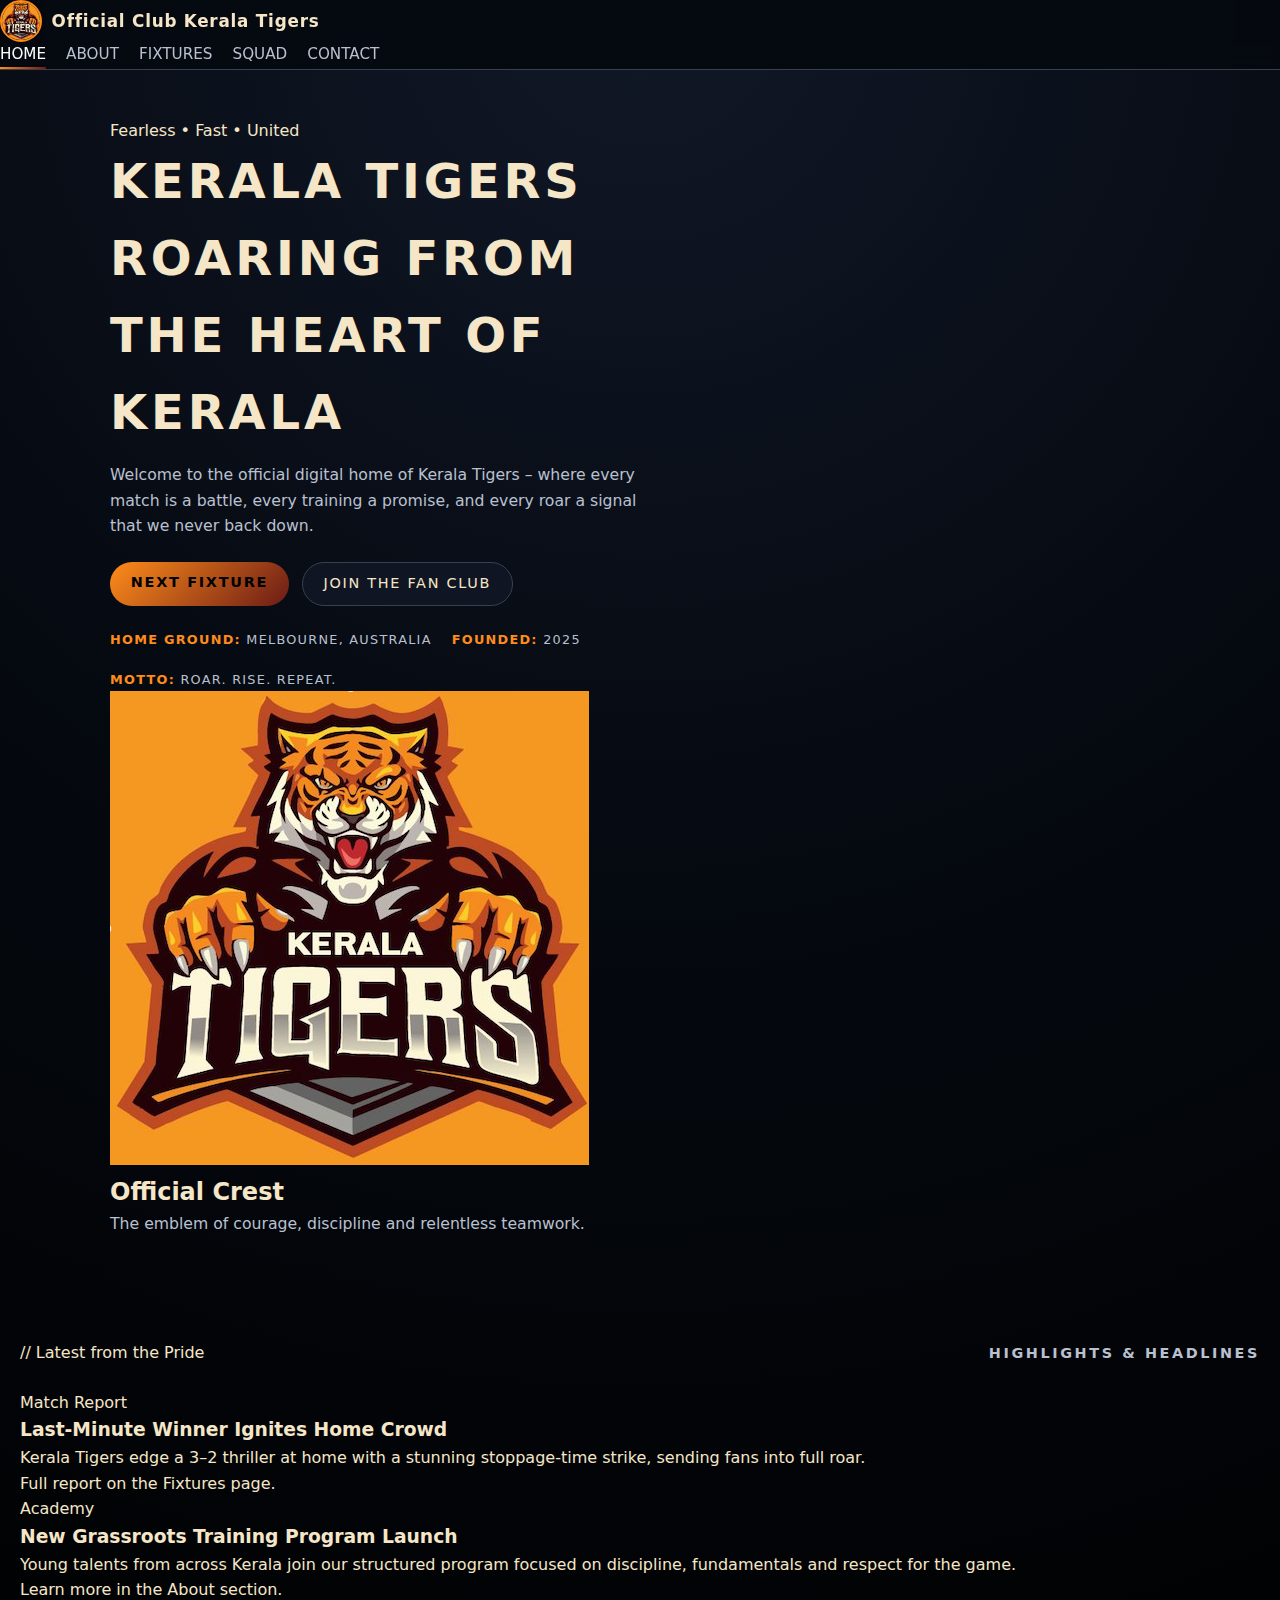
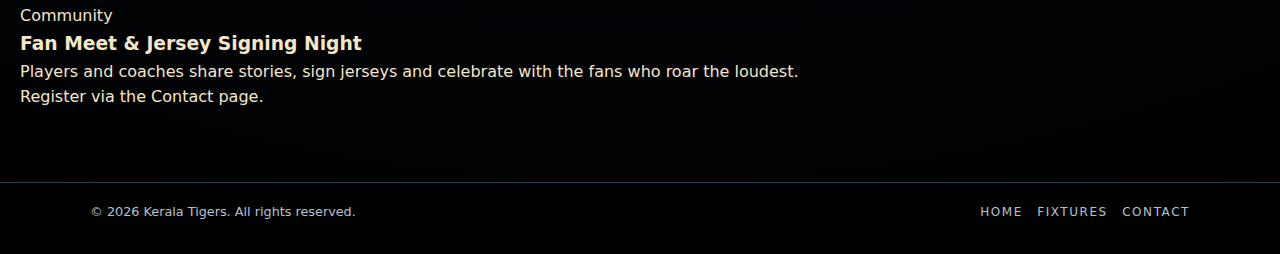
<file: index.html>
<!DOCTYPE html>
<html lang="en">
<head>
  <meta charset="UTF-8" />
  <title>Kerala Tigers – Home</title>
  <meta name="viewport" content="width=device-width, initial-scale=1" />
  <!-- Favicon & PWA icons -->
<link rel="icon" type="image/png" sizes="32x32" href="/favicon-32x32.png">
<link rel="icon" type="image/png" sizes="16x16" href="/favicon-16x16.png">
<link rel="shortcut icon" href="/favicon.ico">
<link rel="apple-touch-icon" sizes="180x180" href="/apple-touch-icon.png">
<link rel="manifest" href="/site.webmanifest">
<meta name="theme-color" content="#050910">

  <link rel="stylesheet" href="assets/style.css" />
</head>
<body>
  <div class="page-wrapper">
    <header>
      <div class="container nav-bar">
        <div class="brand">
          <div class="brand-logo">
            <img src="assets/logo.png" alt="Kerala Tigers logo" />
          </div>
          <div class="brand-name">
            <span>Official Club</span>
            <span>Kerala Tigers</span>
          </div>
        </div>
        <div class="hamburger">
          <span></span><span></span><span></span>
        </div>
        <nav class="nav-links">
          <a href="index.html" class="active">Home</a>
          <a href="about.html">About</a>
          <a href="fixtures.html">Fixtures</a>
          <a href="squad.html">Squad</a>
          <a href="contact.html">Contact</a>
        </nav>
      </div>
    </header>

    <main>
      <section class="hero">
        <div class="container hero-grid">
          <div>
            <div class="hero-badge">
              <div class="hero-badge-dot"></div>
              <span>Fearless • Fast • United</span>
            </div>
            <h1 class="hero-title">
              <span>Kerala Tigers</span><br />
              Roaring from the Heart of Kerala
            </h1>
            <p class="hero-subtitle">
              Welcome to the official digital home of Kerala Tigers – where every
              match is a battle, every training a promise, and every roar a
              signal that we never back down.
            </p>
            <div class="hero-actions">
              <a href="fixtures.html" class="btn btn-primary">Next Fixture</a>
              <a href="contact.html" class="btn btn-secondary">Join the Fan Club</a>
            </div>
            <div class="hero-meta">
              <span><strong>Home Ground:</strong> Melbourne, Australia</span>
              <span><strong>Founded:</strong> 2025</span>
              <span><strong>Motto:</strong> Roar. Rise. Repeat.</span>
            </div>
          </div>
          <aside class="hero-card">
            <img src="assets/logo.png" alt="Kerala Tigers crest" />
            <h2>Official Crest</h2>
            <p>The emblem of courage, discipline and relentless teamwork.</p>
          </aside>
        </div>
      </section>

      <section class="section">
        <div class="container">
          <div class="section-header">
            <div class="section-kicker"><span>//</span> Latest from the Pride</div>
            <h2 class="section-title">Highlights & Headlines</h2>
          </div>
          <div class="card-grid card-grid--three">
            <article class="card">
              <span class="card-label card-label--primary">Match Report</span>
              <h3>Last-Minute Winner Ignites Home Crowd</h3>
              <p>
                Kerala Tigers edge a 3–2 thriller at home with a stunning
                stoppage-time strike, sending fans into full roar.
              </p>
              <div class="card-meta">Full report on the Fixtures page.</div>
            </article>
            <article class="card">
              <span class="card-label">Academy</span>
              <h3>New Grassroots Training Program Launch</h3>
              <p>
                Young talents from across Kerala join our structured program
                focused on discipline, fundamentals and respect for the game.
              </p>
              <div class="card-meta">Learn more in the About section.</div>
            </article>
            <article class="card">
              <span class="card-label">Community</span>
              <h3>Fan Meet &amp; Jersey Signing Night</h3>
              <p>
                Players and coaches share stories, sign jerseys and celebrate
                with the fans who roar the loudest.
              </p>
              <div class="card-meta">Register via the Contact page.</div>
            </article>
          </div>
        </div>
      </section>
    </main>

    <footer>
      <div class="container footer-inner">
        <span>© <span id="year">2025</span> Kerala Tigers. All rights reserved.</span>
        <div class="footer-links">
          <a href="index.html">Home</a>
          <a href="fixtures.html">Fixtures</a>
          <a href="contact.html">Contact</a>
        </div>
      </div>
    </footer>
  </div>

  <script src="assets/app.js"></script>
  <script>
    document.getElementById("year").textContent = new Date().getFullYear();
  </script>
</body>
</html>
</file>
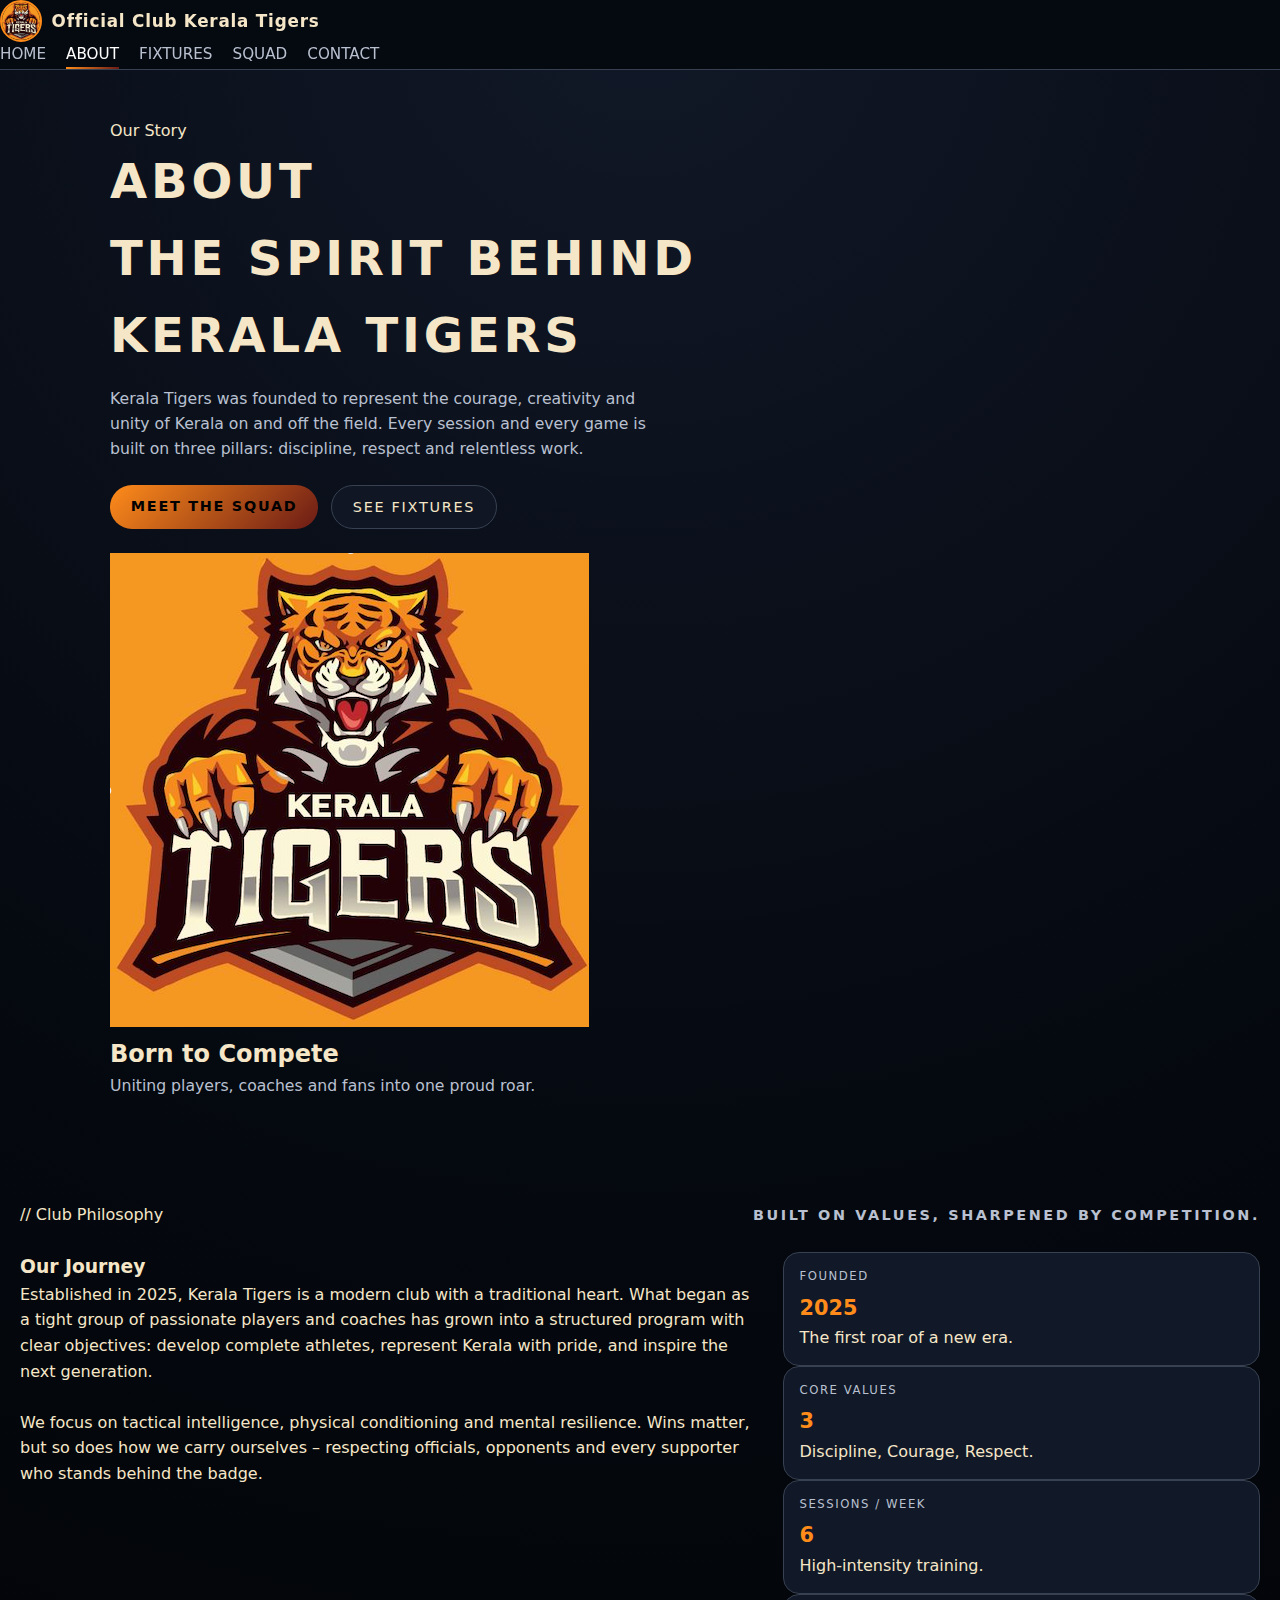
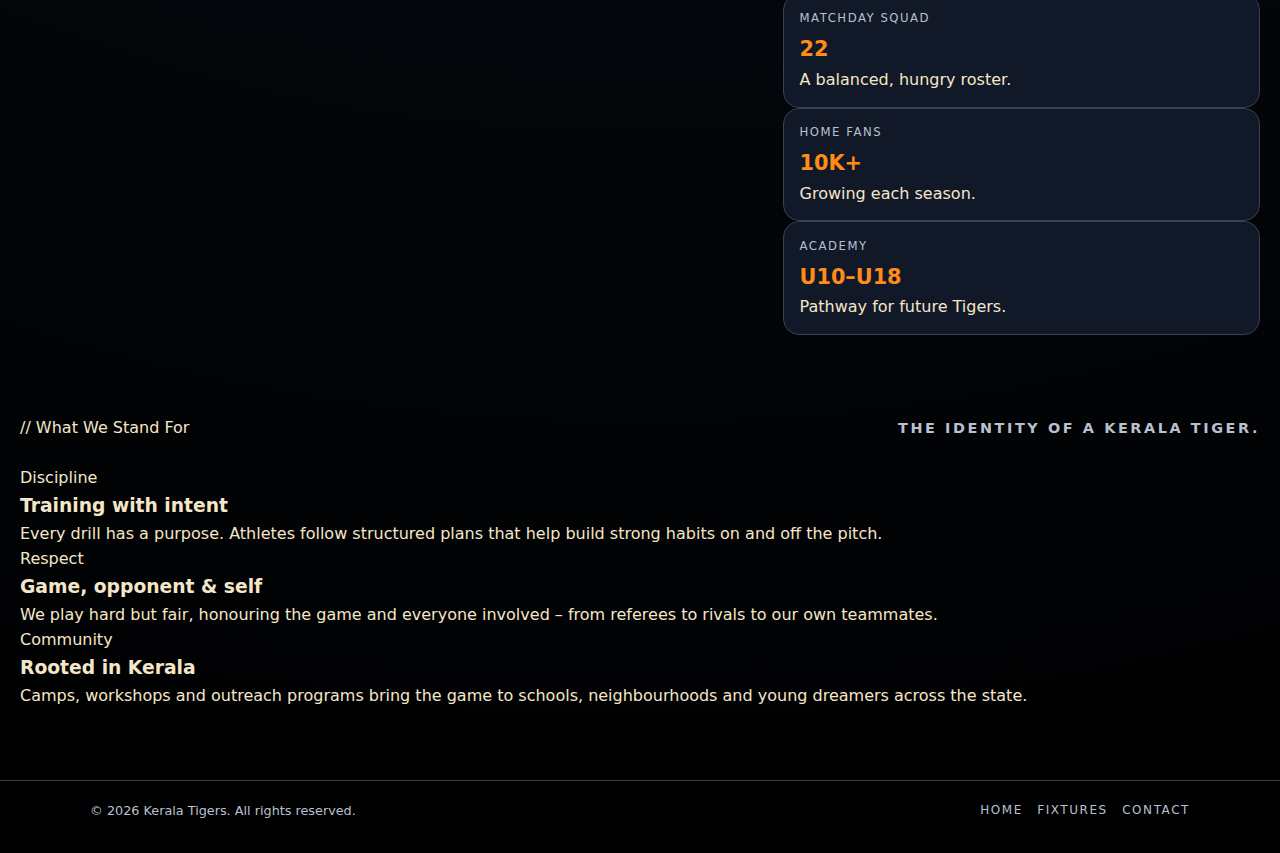
<file: about.html>
<!DOCTYPE html>
<html lang="en">
<head>
  <meta charset="UTF-8" />
  <title>Kerala Tigers – About</title>
  <meta name="viewport" content="width=device-width, initial-scale=1" />
  <!-- Favicon & PWA icons -->
<link rel="icon" type="image/png" sizes="32x32" href="/favicon-32x32.png">
<link rel="icon" type="image/png" sizes="16x16" href="/favicon-16x16.png">
<link rel="shortcut icon" href="/favicon.ico">
<link rel="apple-touch-icon" sizes="180x180" href="/apple-touch-icon.png">
<link rel="manifest" href="/site.webmanifest">
<meta name="theme-color" content="#050910">

  <link rel="stylesheet" href="assets/style.css" />
</head>
<body>
  <div class="page-wrapper">
    <header>
      <div class="container nav-bar">
        <div class="brand">
          <div class="brand-logo">
            <img src="assets/logo.png" alt="Kerala Tigers logo" />
          </div>
          <div class="brand-name">
            <span>Official Club</span>
            <span>Kerala Tigers</span>
          </div>
        </div>
        <div class="hamburger">
          <span></span><span></span><span></span>
        </div>
        <nav class="nav-links">
          <a href="index.html">Home</a>
          <a href="about.html" class="active">About</a>
          <a href="fixtures.html">Fixtures</a>
          <a href="squad.html">Squad</a>
          <a href="contact.html">Contact</a>
        </nav>
      </div>
    </header>

    <main>
      <section class="hero">
        <div class="container hero-grid">
          <div>
            <div class="hero-badge">
              <div class="hero-badge-dot"></div>
              <span>Our Story</span>
            </div>
            <h1 class="hero-title">
              <span>About</span><br />
              The Spirit Behind Kerala Tigers
            </h1>
            <p class="hero-subtitle">
              Kerala Tigers was founded to represent the courage, creativity and
              unity of Kerala on and off the field. Every session and every game
              is built on three pillars: discipline, respect and relentless work.
            </p>
            <div class="hero-actions">
              <a href="squad.html" class="btn btn-primary">Meet the Squad</a>
              <a href="fixtures.html" class="btn btn-secondary">See Fixtures</a>
            </div>
          </div>
          <aside class="hero-card">
            <img src="assets/logo.png" alt="Kerala Tigers crest" />
            <h2>Born to Compete</h2>
            <p>Uniting players, coaches and fans into one proud roar.</p>
          </aside>
        </div>
      </section>

      <section class="section">
        <div class="container">
          <div class="section-header">
            <div class="section-kicker"><span>//</span> Club Philosophy</div>
            <h2 class="section-title">Built on values, sharpened by competition.</h2>
          </div>
          <div class="about-grid">
            <div class="about-main">
              <h3>Our Journey</h3>
              <p>
                Established in 2025, Kerala Tigers is a modern club with a
                traditional heart. What began as a tight group of passionate
                players and coaches has grown into a structured program with
                clear objectives: develop complete athletes, represent Kerala
                with pride, and inspire the next generation.
              </p>
              <br />
              <p>
                We focus on tactical intelligence, physical conditioning and
                mental resilience. Wins matter, but so does how we carry
                ourselves – respecting officials, opponents and every supporter
                who stands behind the badge.
              </p>
            </div>
            <div class="stats-grid">
              <div class="stat">
                <div class="stat-label">Founded</div>
                <div class="stat-value">2025</div>
                <div class="stat-note">The first roar of a new era.</div>
              </div>
              <div class="stat">
                <div class="stat-label">Core Values</div>
                <div class="stat-value">3</div>
                <div class="stat-note">Discipline, Courage, Respect.</div>
              </div>
              <div class="stat">
                <div class="stat-label">Sessions / Week</div>
                <div class="stat-value">6</div>
                <div class="stat-note">High-intensity training.</div>
              </div>
              <div class="stat">
                <div class="stat-label">Matchday Squad</div>
                <div class="stat-value">22</div>
                <div class="stat-note">A balanced, hungry roster.</div>
              </div>
              <div class="stat">
                <div class="stat-label">Home Fans</div>
                <div class="stat-value">10K+</div>
                <div class="stat-note">Growing each season.</div>
              </div>
              <div class="stat">
                <div class="stat-label">Academy</div>
                <div class="stat-value">U10–U18</div>
                <div class="stat-note">Pathway for future Tigers.</div>
              </div>
            </div>
          </div>
        </div>
      </section>

      <section class="section">
        <div class="container">
          <div class="section-header">
            <div class="section-kicker"><span>//</span> What We Stand For</div>
            <h2 class="section-title">The identity of a Kerala Tiger.</h2>
          </div>
          <div class="card-grid card-grid--three">
            <article class="card">
              <span class="card-label card-label--primary">Discipline</span>
              <h3>Training with intent</h3>
              <p>
                Every drill has a purpose. Athletes follow structured plans that
                help build strong habits on and off the pitch.
              </p>
            </article>
            <article class="card">
              <span class="card-label">Respect</span>
              <h3>Game, opponent &amp; self</h3>
              <p>
                We play hard but fair, honouring the game and everyone involved
                – from referees to rivals to our own teammates.
              </p>
            </article>
            <article class="card">
              <span class="card-label">Community</span>
              <h3>Rooted in Kerala</h3>
              <p>
                Camps, workshops and outreach programs bring the game to
                schools, neighbourhoods and young dreamers across the state.
              </p>
            </article>
          </div>
        </div>
      </section>
    </main>

    <footer>
      <div class="container footer-inner">
        <span>© <span id="year">2025</span> Kerala Tigers. All rights reserved.</span>
        <div class="footer-links">
          <a href="index.html">Home</a>
          <a href="fixtures.html">Fixtures</a>
          <a href="contact.html">Contact</a>
        </div>
      </div>
    </footer>
  </div>

  <script src="assets/app.js"></script>
  <script>
    document.getElementById("year").textContent = new Date().getFullYear();
  </script>
</body>
</html>
</file>
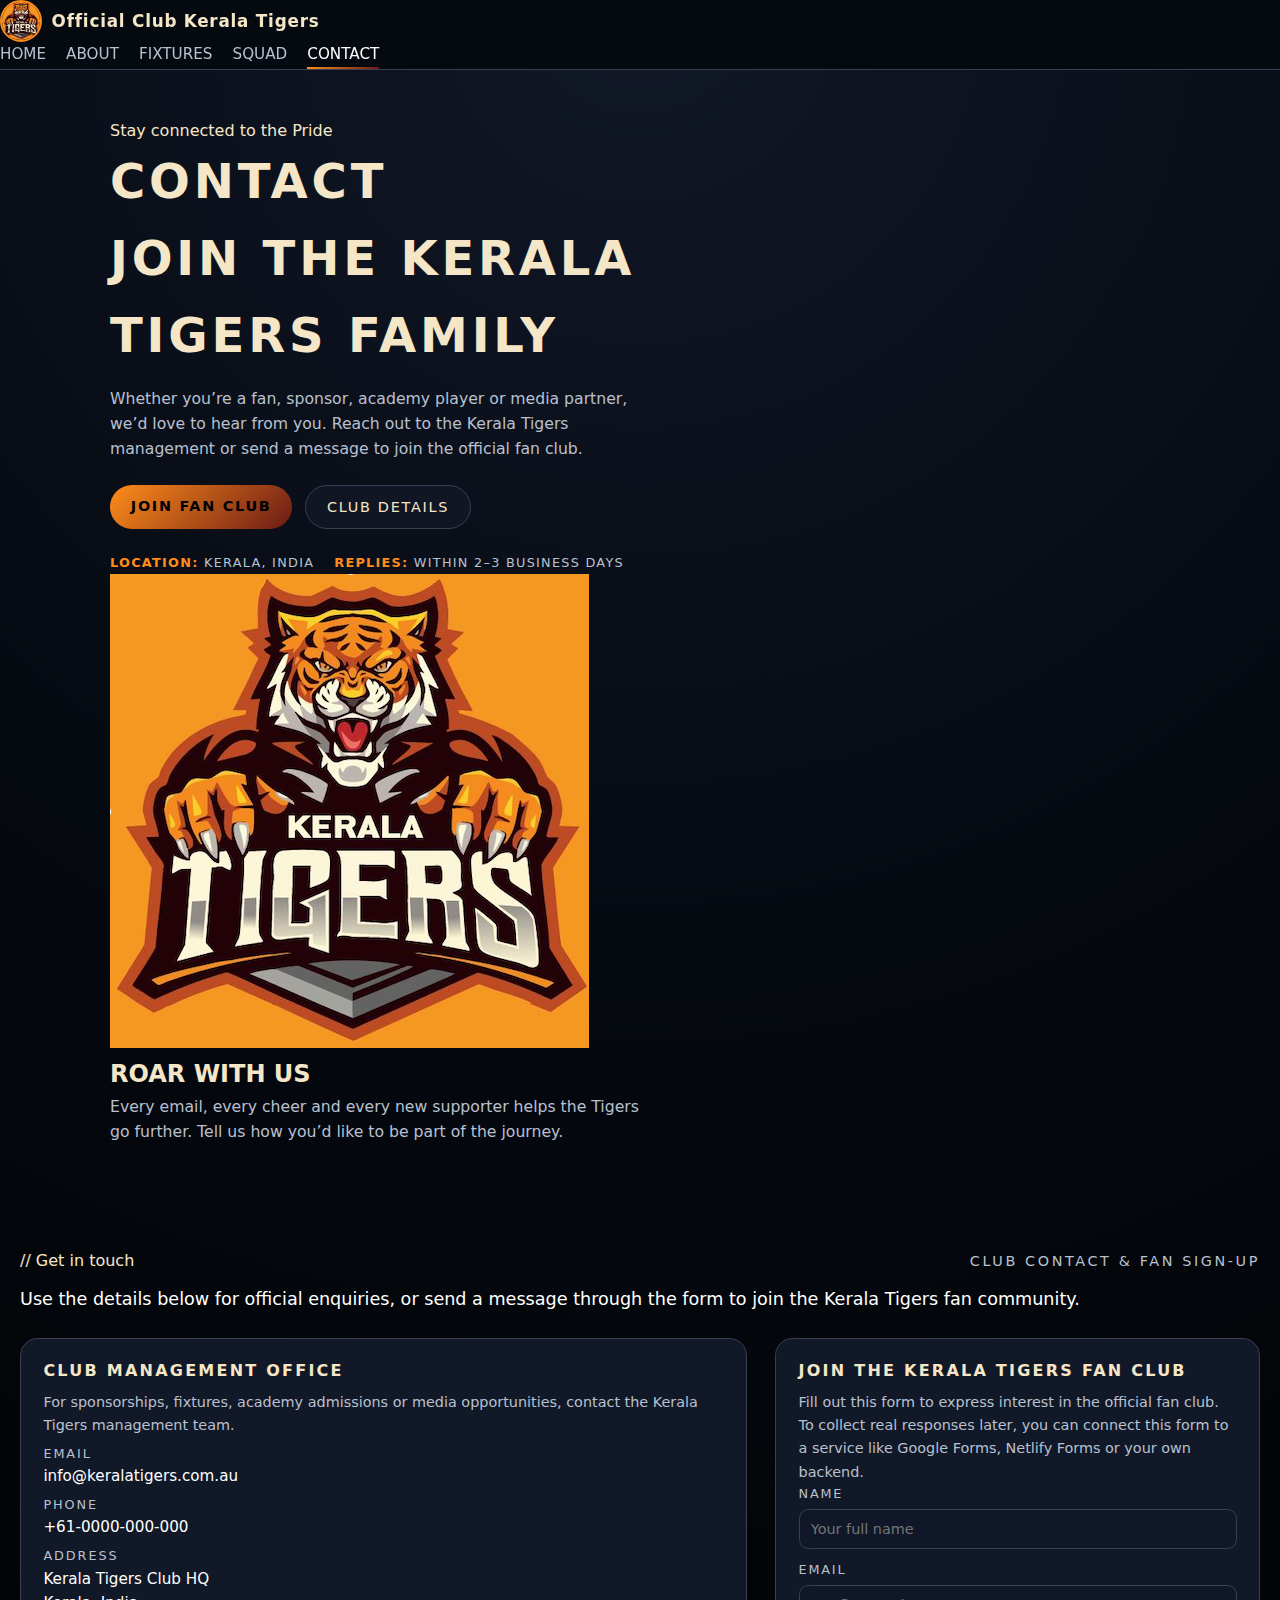
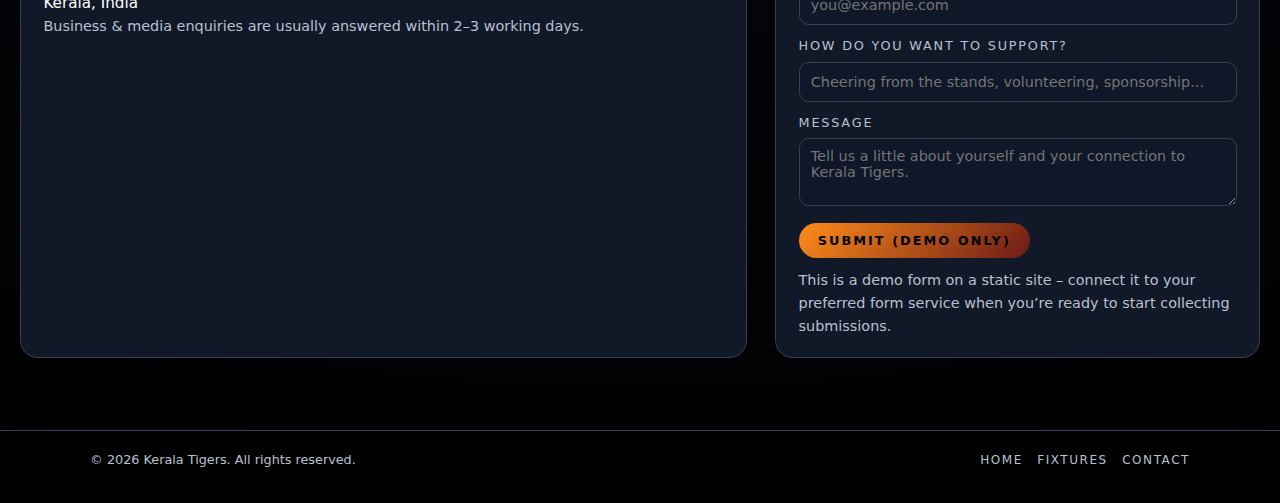
<file: contact.html>
<!DOCTYPE html>
<html lang="en">
<head>
  <meta charset="UTF-8" />
  <title>Kerala Tigers – Contact & Fan Club</title>
  <meta name="viewport" content="width=device-width, initial-scale=1" />
  <!-- Favicon & PWA icons -->
<link rel="icon" type="image/png" sizes="32x32" href="/favicon-32x32.png">
<link rel="icon" type="image/png" sizes="16x16" href="/favicon-16x16.png">
<link rel="shortcut icon" href="/favicon.ico">
<link rel="apple-touch-icon" sizes="180x180" href="/apple-touch-icon.png">
<link rel="manifest" href="/site.webmanifest">
<meta name="theme-color" content="#050910">

  <link rel="stylesheet" href="assets/style.css" />
</head>
<body>
  <div class="page-wrapper">
    <!-- HEADER (same as other pages) -->
    <header>
      <div class="container nav-bar">
        <div class="brand">
          <div class="brand-logo">
            <img src="assets/logo.png" alt="Kerala Tigers logo" />
          </div>
          <div class="brand-name">
            <span>Official Club</span>
            <span>Kerala Tigers</span>
          </div>
        </div>
        <div class="hamburger">
          <span></span><span></span><span></span>
        </div>
        <nav class="nav-links">
          <a href="index.html">Home</a>
          <a href="about.html">About</a>
          <a href="fixtures.html">Fixtures</a>
          <a href="squad.html">Squad</a>
          <a href="contact.html" class="active">Contact</a>
        </nav>
      </div>
    </header>

    <main>
      <!-- HERO -->
      <section class="hero">
        <div class="container hero-grid">
          <div>
            <div class="hero-badge">
              <div class="hero-badge-dot"></div>
              <span>Stay connected to the Pride</span>
            </div>
            <h1 class="hero-title">
              <span>Contact</span><br />
              Join the Kerala Tigers Family
            </h1>
            <p class="hero-subtitle">
              Whether you’re a fan, sponsor, academy player or media partner, we’d
              love to hear from you. Reach out to the Kerala Tigers management or
              send a message to join the official fan club.
            </p>
            <div class="hero-actions">
              <a href="#fanclub" class="btn btn-primary">Join Fan Club</a>
              <a href="#club-contact" class="btn btn-secondary">Club Details</a>
            </div>
            <div class="hero-meta">
              <span><strong>Location:</strong> Kerala, India</span>
              <span><strong>Replies:</strong> Within 2–3 business days</span>
            </div>
          </div>

          <aside class="hero-card">
            <img src="assets/logo.png" alt="Kerala Tigers crest" class="hero-crest" />
            <h2>ROAR WITH US</h2>
            <p>
              Every email, every cheer and every new supporter helps the Tigers
              go further. Tell us how you’d like to be part of the journey.
            </p>
          </aside>
        </div>
      </section>

      <!-- CONTACT + FAN CLUB -->
      <section class="section">
        <div class="container">
          <div class="section-header">
            <div class="section-kicker">
              <span>//</span> Get in touch
            </div>
            <div class="section-title">Club Contact &amp; Fan Sign-Up</div>
            <div class="section-subtitle">
              Use the details below for official enquiries, or send a message through
              the form to join the Kerala Tigers fan community.
            </div>
          </div>

          <div class="contact-grid">
            <!-- Club contact card -->
            <div class="contact-card" id="club-contact">
              <h3>Club Management Office</h3>
              <p>
                For sponsorships, fixtures, academy admissions or media opportunities,
                contact the Kerala Tigers management team.
              </p>

              <div class="contact-row">
                <div class="contact-label">Email</div>
                <div class="contact-value">
                  <a href="mailto:info@keralatigers.com.au">info@keralatigers.com.au</a>
                </div>
              </div>

              <div class="contact-row">
                <div class="contact-label">Phone</div>
                <div class="contact-value">
                  +61-0000-000-000
                </div>
              </div>

              <div class="contact-row">
                <div class="contact-label">Address</div>
                <div class="contact-value">
                  Kerala Tigers Club HQ<br />
                  Kerala, India
                </div>
              </div>

              <p class="contact-note">
                Business &amp; media enquiries are usually answered within 2–3 working days.
              </p>
            </div>

            <!-- Fan club form -->
            <div class="contact-card" id="fanclub">
              <h3>Join the Kerala Tigers Fan Club</h3>
              <p>
                Fill out this form to express interest in the official fan club.
                To collect real responses later, you can connect this form to a
                service like Google Forms, Netlify Forms or your own backend.
              </p>

              <form class="contact-form" onsubmit="return false;">
                <div class="field">
                  <label for="name">Name</label>
                  <input id="name" type="text" placeholder="Your full name" />
                </div>

                <div class="field">
                  <label for="email">Email</label>
                  <input id="email" type="email" placeholder="you@example.com" />
                </div>

                <div class="field">
                  <label for="support-type">How do you want to support?</label>
                  <input
                    id="support-type"
                    type="text"
                    placeholder="Cheering from the stands, volunteering, sponsorship..."
                  />
                </div>

                <div class="field">
                  <label for="message">Message</label>
                  <textarea
                    id="message"
                    rows="3"
                    placeholder="Tell us a little about yourself and your connection to Kerala Tigers."
                  ></textarea>
                </div>

                <button class="btn btn-primary" type="submit">
                  Submit (Demo Only)
                </button>
                <p class="contact-note">
                  This is a demo form on a static site – connect it to your preferred
                  form service when you’re ready to start collecting submissions.
                </p>
              </form>
            </div>
          </div>
        </div>
      </section>
    </main>

    <!-- FOOTER (same as other pages) -->
    <footer>
      <div class="container footer-inner">
        <span>© <span id="year">2025</span> Kerala Tigers. All rights reserved.</span>
        <div class="footer-links">
          <a href="index.html">Home</a>
          <a href="fixtures.html">Fixtures</a>
          <a href="contact.html">Contact</a>
        </div>
      </div>
    </footer>
  </div>

  <script src="assets/app.js"></script>
  <script>
    document.getElementById("year").textContent = new Date().getFullYear();
  </script>
</body>
</html>
</file>
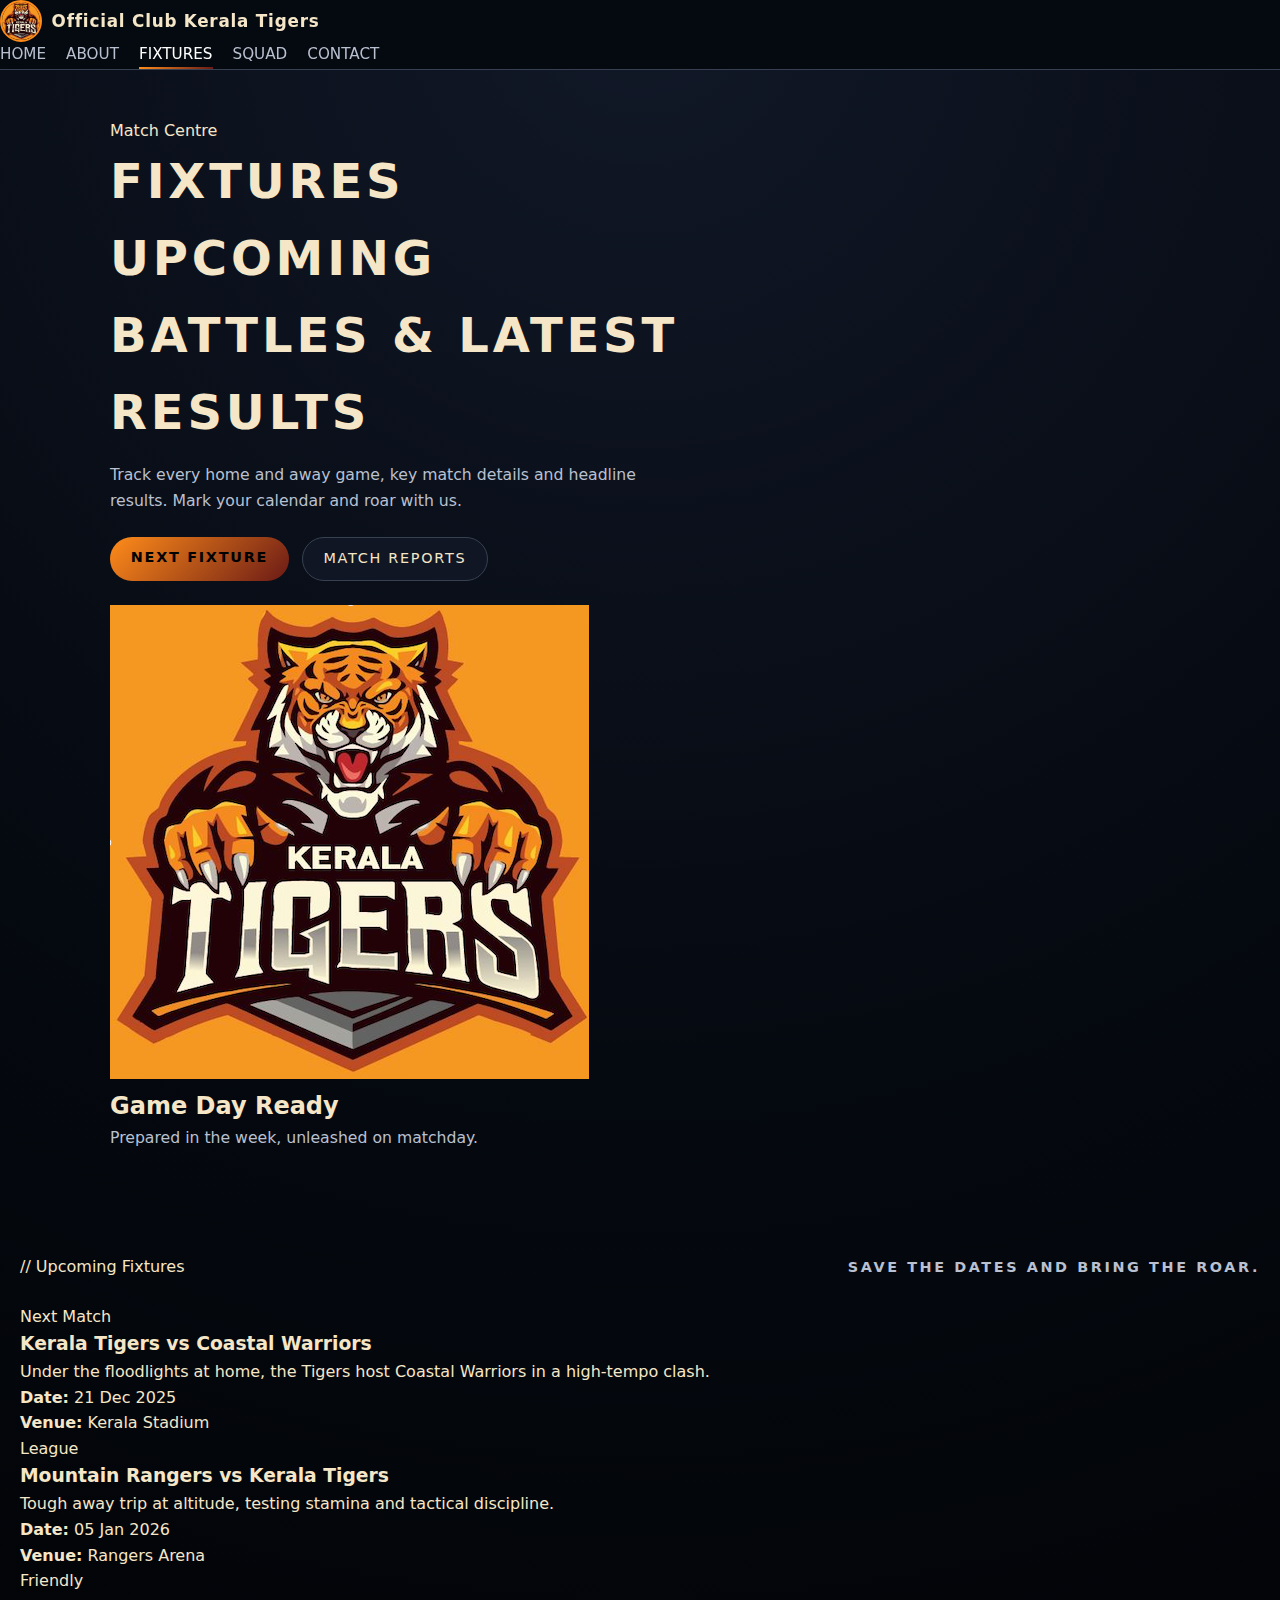
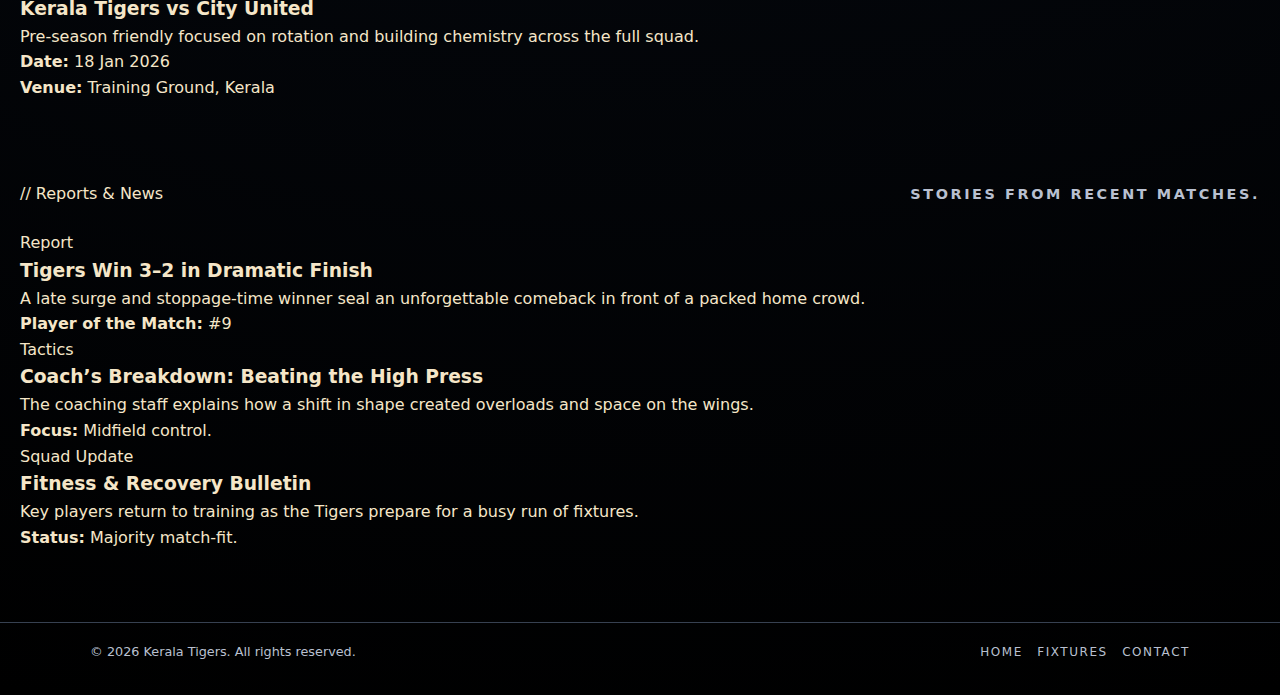
<file: fixtures.html>
<!DOCTYPE html>
<html lang="en">
<head>
  <meta charset="UTF-8" />
  <title>Kerala Tigers – Fixtures & News</title>
  <meta name="viewport" content="width=device-width, initial-scale=1" />
  <!-- Favicon & PWA icons -->
<link rel="icon" type="image/png" sizes="32x32" href="/favicon-32x32.png">
<link rel="icon" type="image/png" sizes="16x16" href="/favicon-16x16.png">
<link rel="shortcut icon" href="/favicon.ico">
<link rel="apple-touch-icon" sizes="180x180" href="/apple-touch-icon.png">
<link rel="manifest" href="/site.webmanifest">
<meta name="theme-color" content="#050910">

  <link rel="stylesheet" href="assets/style.css" />
</head>
<body>
  <div class="page-wrapper">
    <header>
      <div class="container nav-bar">
        <div class="brand">
          <div class="brand-logo">
            <img src="assets/logo.png" alt="Kerala Tigers logo" />
          </div>
          <div class="brand-name">
            <span>Official Club</span>
            <span>Kerala Tigers</span>
          </div>
        </div>
        <div class="hamburger">
          <span></span><span></span><span></span>
        </div>
        <nav class="nav-links">
          <a href="index.html">Home</a>
          <a href="about.html">About</a>
          <a href="fixtures.html" class="active">Fixtures</a>
          <a href="squad.html">Squad</a>
          <a href="contact.html">Contact</a>
        </nav>
      </div>
    </header>

    <main>
      <section class="hero">
        <div class="container hero-grid">
          <div>
            <div class="hero-badge">
              <div class="hero-badge-dot"></div>
              <span>Match Centre</span>
            </div>
            <h1 class="hero-title">
              <span>Fixtures</span><br />
              Upcoming Battles &amp; Latest Results
            </h1>
            <p class="hero-subtitle">
              Track every home and away game, key match details and headline
              results. Mark your calendar and roar with us.
            </p>
            <div class="hero-actions">
              <a href="#upcoming" class="btn btn-primary">Next Fixture</a>
              <a href="#reports" class="btn btn-secondary">Match Reports</a>
            </div>
          </div>
          <aside class="hero-card">
            <img src="assets/logo.png" alt="Kerala Tigers crest" />
            <h2>Game Day Ready</h2>
            <p>Prepared in the week, unleashed on matchday.</p>
          </aside>
        </div>
      </section>

      <section class="section" id="upcoming">
        <div class="container">
          <div class="section-header">
            <div class="section-kicker"><span>//</span> Upcoming Fixtures</div>
            <h2 class="section-title">Save the dates and bring the roar.</h2>
          </div>
          <div class="card-grid card-grid--three">
            <article class="card">
              <span class="card-label card-label--primary">Next Match</span>
              <h3>Kerala Tigers vs Coastal Warriors</h3>
              <p>
                Under the floodlights at home, the Tigers host Coastal Warriors
                in a high-tempo clash.
              </p>
              <div class="card-meta">
                <strong>Date:</strong> 21 Dec 2025<br />
                <strong>Venue:</strong> Kerala Stadium
              </div>
            </article>
            <article class="card">
              <span class="card-label">League</span>
              <h3>Mountain Rangers vs Kerala Tigers</h3>
              <p>
                Tough away trip at altitude, testing stamina and tactical
                discipline.
              </p>
              <div class="card-meta">
                <strong>Date:</strong> 05 Jan 2026<br />
                <strong>Venue:</strong> Rangers Arena
              </div>
            </article>
            <article class="card">
              <span class="card-label">Friendly</span>
              <h3>Kerala Tigers vs City United</h3>
              <p>
                Pre-season friendly focused on rotation and building chemistry
                across the full squad.
              </p>
              <div class="card-meta">
                <strong>Date:</strong> 18 Jan 2026<br />
                <strong>Venue:</strong> Training Ground, Kerala
              </div>
            </article>
          </div>
        </div>
      </section>

      <section class="section" id="reports">
        <div class="container">
          <div class="section-header">
            <div class="section-kicker"><span>//</span> Reports &amp; News</div>
            <h2 class="section-title">Stories from recent matches.</h2>
          </div>
          <div class="card-grid card-grid--three">
            <article class="card">
              <span class="card-label card-label--primary">Report</span>
              <h3>Tigers Win 3–2 in Dramatic Finish</h3>
              <p>
                A late surge and stoppage-time winner seal an unforgettable
                comeback in front of a packed home crowd.
              </p>
              <div class="card-meta"><strong>Player of the Match:</strong> #9</div>
            </article>
            <article class="card">
              <span class="card-label">Tactics</span>
              <h3>Coach’s Breakdown: Beating the High Press</h3>
              <p>
                The coaching staff explains how a shift in shape created
                overloads and space on the wings.
              </p>
              <div class="card-meta"><strong>Focus:</strong> Midfield control.</div>
            </article>
            <article class="card">
              <span class="card-label">Squad Update</span>
              <h3>Fitness &amp; Recovery Bulletin</h3>
              <p>
                Key players return to training as the Tigers prepare for a busy
                run of fixtures.
              </p>
              <div class="card-meta"><strong>Status:</strong> Majority match-fit.</div>
            </article>
          </div>
        </div>
      </section>
    </main>

    <footer>
      <div class="container footer-inner">
        <span>© <span id="year">2025</span> Kerala Tigers. All rights reserved.</span>
        <div class="footer-links">
          <a href="index.html">Home</a>
          <a href="fixtures.html">Fixtures</a>
          <a href="contact.html">Contact</a>
        </div>
      </div>
    </footer>
  </div>

  <script src="assets/app.js"></script>
  <script>
    document.getElementById("year").textContent = new Date().getFullYear();
  </script>
</body>
</html>
</file>
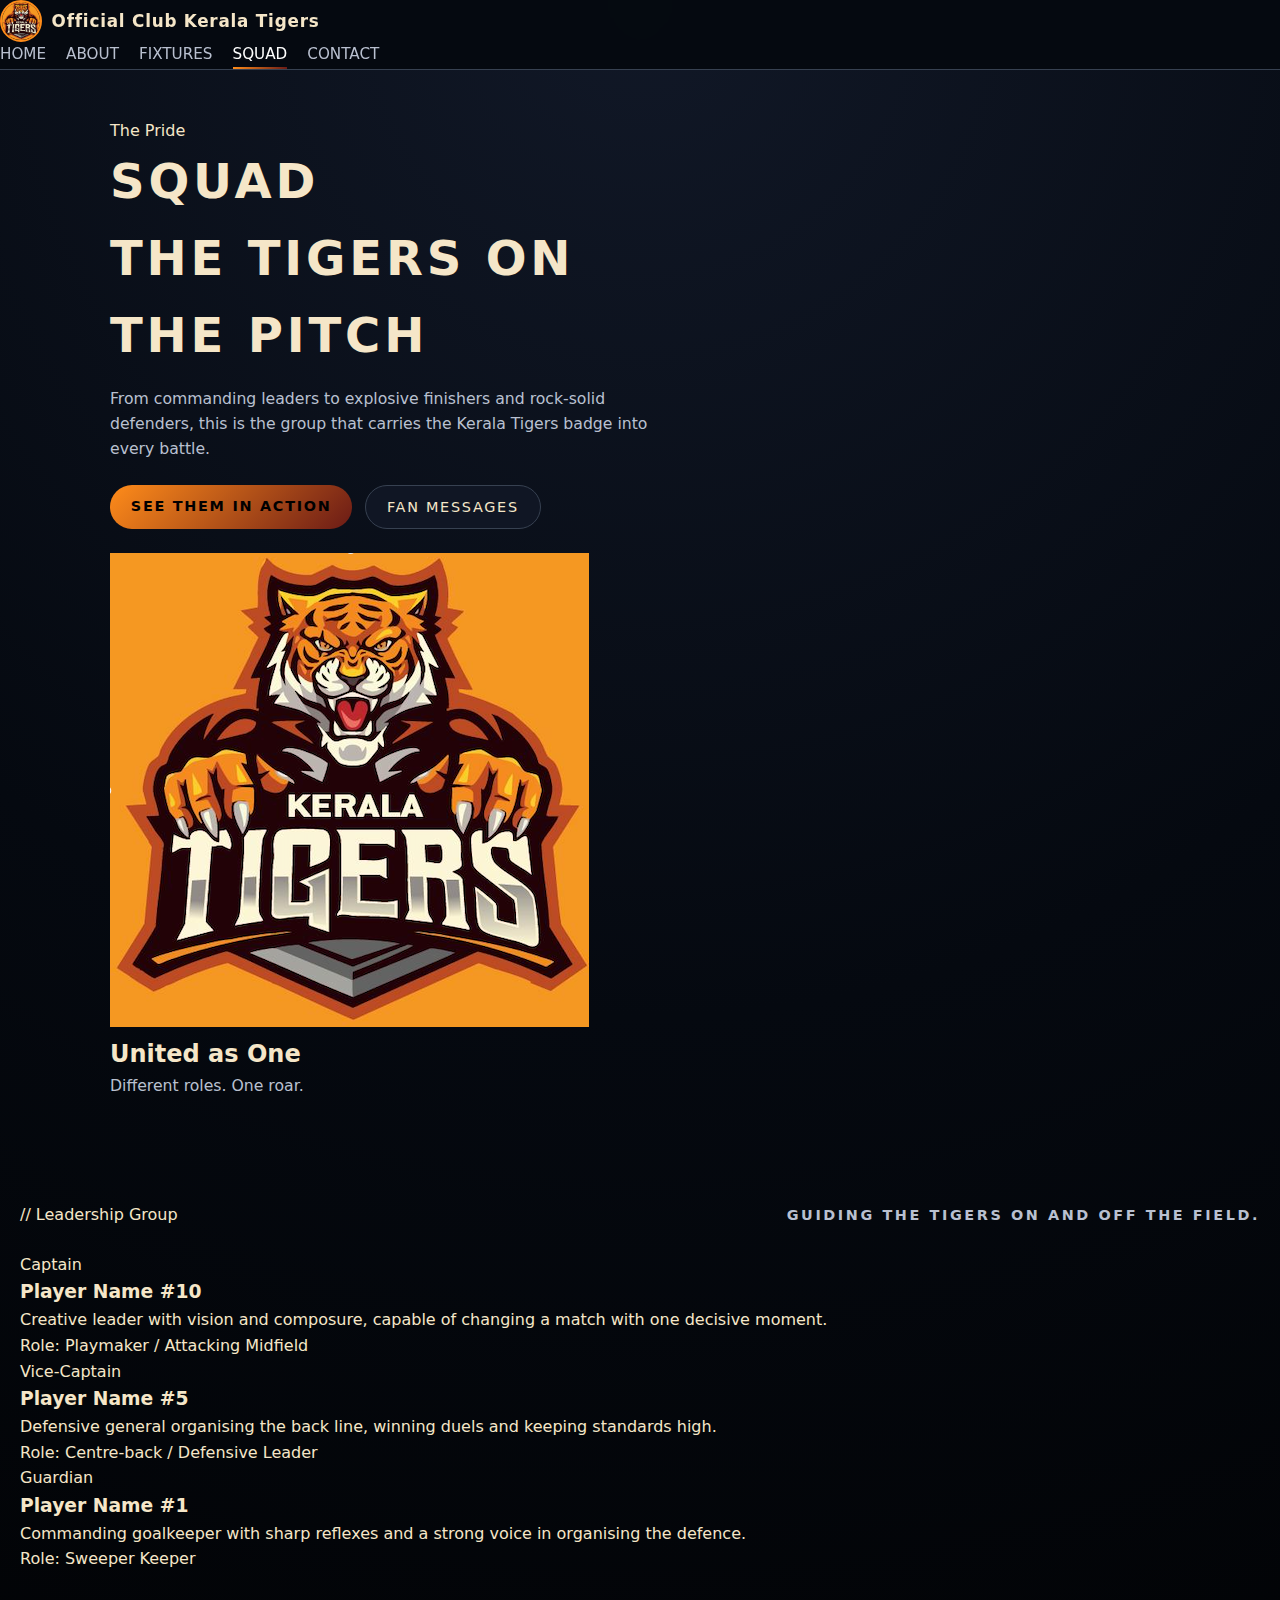
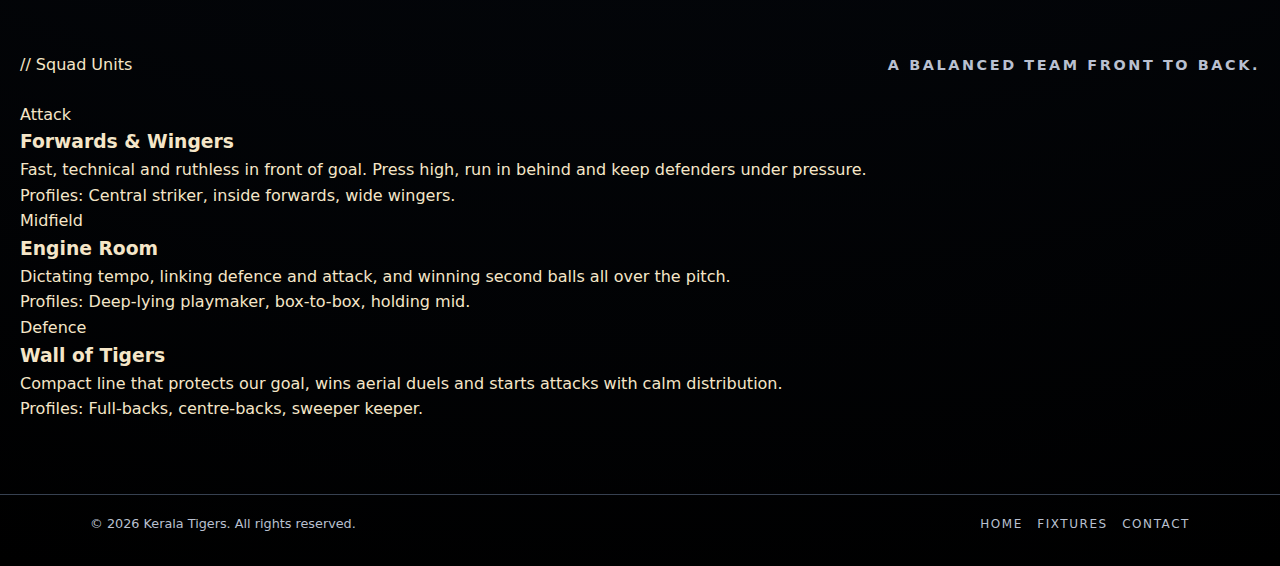
<file: squad.html>
<!DOCTYPE html>
<html lang="en">
<head>
  <meta charset="UTF-8" />
  <title>Kerala Tigers – Squad</title>
  <meta name="viewport" content="width=device-width, initial-scale=1" />
  <!-- Favicon & PWA icons -->
<link rel="icon" type="image/png" sizes="32x32" href="/favicon-32x32.png">
<link rel="icon" type="image/png" sizes="16x16" href="/favicon-16x16.png">
<link rel="shortcut icon" href="/favicon.ico">
<link rel="apple-touch-icon" sizes="180x180" href="/apple-touch-icon.png">
<link rel="manifest" href="/site.webmanifest">
<meta name="theme-color" content="#050910">

  <link rel="stylesheet" href="assets/style.css" />
</head>
<body>
  <div class="page-wrapper">
    <header>
      <div class="container nav-bar">
        <div class="brand">
          <div class="brand-logo">
            <img src="assets/logo.png" alt="Kerala Tigers logo" />
          </div>
          <div class="brand-name">
            <span>Official Club</span>
            <span>Kerala Tigers</span>
          </div>
        </div>
        <div class="hamburger">
          <span></span><span></span><span></span>
        </div>
        <nav class="nav-links">
          <a href="index.html">Home</a>
          <a href="about.html">About</a>
          <a href="fixtures.html">Fixtures</a>
          <a href="squad.html" class="active">Squad</a>
          <a href="contact.html">Contact</a>
        </nav>
      </div>
    </header>

    <main>
      <section class="hero">
        <div class="container hero-grid">
          <div>
            <div class="hero-badge">
              <div class="hero-badge-dot"></div>
              <span>The Pride</span>
            </div>
            <h1 class="hero-title">
              <span>Squad</span><br />
              The Tigers on the Pitch
            </h1>
            <p class="hero-subtitle">
              From commanding leaders to explosive finishers and rock-solid
              defenders, this is the group that carries the Kerala Tigers badge
              into every battle.
            </p>
            <div class="hero-actions">
              <a href="fixtures.html" class="btn btn-primary">See Them in Action</a>
              <a href="contact.html" class="btn btn-secondary">Fan Messages</a>
            </div>
          </div>
          <aside class="hero-card">
            <img src="assets/logo.png" alt="Kerala Tigers crest" />
            <h2>United as One</h2>
            <p>Different roles. One roar.</p>
          </aside>
        </div>
      </section>

      <section class="section">
        <div class="container">
          <div class="section-header">
            <div class="section-kicker"><span>//</span> Leadership Group</div>
            <h2 class="section-title">Guiding the Tigers on and off the field.</h2>
          </div>
          <div class="card-grid card-grid--three">
            <article class="card">
              <span class="card-label card-label--primary">Captain</span>
              <h3>Player Name #10</h3>
              <p>
                Creative leader with vision and composure, capable of changing a
                match with one decisive moment.
              </p>
              <div class="card-meta">Role: Playmaker / Attacking Midfield</div>
            </article>
            <article class="card">
              <span class="card-label">Vice-Captain</span>
              <h3>Player Name #5</h3>
              <p>
                Defensive general organising the back line, winning duels and
                keeping standards high.
              </p>
              <div class="card-meta">Role: Centre-back / Defensive Leader</div>
            </article>
            <article class="card">
              <span class="card-label">Guardian</span>
              <h3>Player Name #1</h3>
              <p>
                Commanding goalkeeper with sharp reflexes and a strong voice in
                organising the defence.
              </p>
              <div class="card-meta">Role: Sweeper Keeper</div>
            </article>
          </div>
        </div>
      </section>

      <section class="section">
        <div class="container">
          <div class="section-header">
            <div class="section-kicker"><span>//</span> Squad Units</div>
            <h2 class="section-title">A balanced team front to back.</h2>
          </div>
          <div class="card-grid card-grid--three">
            <article class="card">
              <span class="card-label card-label--primary">Attack</span>
              <h3>Forwards &amp; Wingers</h3>
              <p>
                Fast, technical and ruthless in front of goal. Press high, run
                in behind and keep defenders under pressure.
              </p>
              <div class="card-meta">
                Profiles: Central striker, inside forwards, wide wingers.
              </div>
            </article>
            <article class="card">
              <span class="card-label">Midfield</span>
              <h3>Engine Room</h3>
              <p>
                Dictating tempo, linking defence and attack, and winning second
                balls all over the pitch.
              </p>
              <div class="card-meta">
                Profiles: Deep-lying playmaker, box-to-box, holding mid.
              </div>
            </article>
            <article class="card">
              <span class="card-label">Defence</span>
              <h3>Wall of Tigers</h3>
              <p>
                Compact line that protects our goal, wins aerial duels and starts
                attacks with calm distribution.
              </p>
              <div class="card-meta">
                Profiles: Full-backs, centre-backs, sweeper keeper.
              </div>
            </article>
          </div>
        </div>
      </section>
    </main>

    <footer>
      <div class="container footer-inner">
        <span>© <span id="year">2025</span> Kerala Tigers. All rights reserved.</span>
        <div class="footer-links">
          <a href="index.html">Home</a>
          <a href="fixtures.html">Fixtures</a>
          <a href="contact.html">Contact</a>
        </div>
      </div>
    </footer>
  </div>

  <script src="assets/app.js"></script>
  <script>
    document.getElementById("year").textContent = new Date().getFullYear();
  </script>
</body>
</html>
</file>
<file: assets/style.css>
:root {
  --bg-dark: #050910;
  --primary: #FF8C1A;
  --accent: #6B1B16;
  --text-light: #F5E6C8;
  --text-muted: #B9C0D0;
  --surface: #111827;
  --surface-alt: #1f2937;
  --border-soft: #374151;
  --white: #FFFFFF;
}

/* Reset & base */
* {
  box-sizing: border-box;
  margin: 0;
  padding: 0;
  font-family: system-ui, -apple-system, BlinkMacSystemFont, "Segoe UI",
    Roboto, Helvetica, Arial, sans-serif;
}

body {
  background: radial-gradient(circle at top, #111827 0, var(--bg-dark) 45%, #000 100%);
  color: var(--text-light);
  line-height: 1.6;
}

a {
  color: inherit;
  text-decoration: none;
}

/* Layout */
.page-wrapper {
  min-height: 100vh;
  display: flex;
  flex-direction: column;
}

main {
  flex: 1 0 auto;
}

header {
  position: sticky;
  top: 0;
  z-index: 100;
  background: rgba(5, 9, 16, 0.96);
  backdrop-filter: blur(10px);
  border-bottom: 1px solid var(--border-soft);
}

/* Nav */
.nav {
  max-width: 1100px;
  margin: 0 auto;
  padding: 0.75rem 1.25rem;
  display: flex;
  align-items: center;
  justify-content: space-between;
  gap: 1rem;
}

.brand {
  display: flex;
  align-items: center;
  gap: 0.6rem;
  font-weight: 700;
  letter-spacing: 0.05em;
}

.brand-logo {
  width: 42px;
  height: 42px;
  border-radius: 999px;
  border: 2px solid var(--primary);
  display: flex;
  align-items: center;
  justify-content: center;
  overflow: hidden;
  background: #000;
}

.brand-logo img {
  width: 100%;
  height: 100%;
  object-fit: cover;
}

.brand span {
  font-size: 1.05rem;
}

.nav-links {
  display: flex;
  gap: 1.25rem;
  font-size: 0.95rem;
  text-transform: uppercase;
}

.nav-links a {
  position: relative;
  padding-bottom: 0.15rem;
  color: var(--text-muted);
}

.nav-links a::after {
  content: "";
  position: absolute;
  left: 0;
  bottom: 0;
  width: 0;
  height: 2px;
  background: linear-gradient(90deg, var(--primary), var(--accent));
  transition: width 0.2s ease-out;
}

.nav-links a:hover {
  color: var(--white);
}

.nav-links a:hover::after {
  width: 100%;
}

.nav-links a.active {
  color: var(--white);
}

.nav-links a.active::after {
  width: 100%;
}

.nav-cta {
  padding: 0.35rem 0.9rem;
  border-radius: 999px;
  border: 1px solid var(--primary);
  background: rgba(107, 27, 22, 0.5);
  color: var(--text-light);
  font-size: 0.85rem;
  text-transform: uppercase;
  letter-spacing: 0.1em;
  white-space: nowrap;
}

/* Hero / generic sections */
.hero {
  max-width: 1100px;
  margin: 0 auto;
  padding: 3rem 1.25rem 2.5rem;
  display: grid;
  grid-template-columns: minmax(0, 1.4fr) minmax(0, 1fr);
  align-items: center;
  gap: 2.5rem;
}

.hero-tag {
  display: inline-flex;
  align-items: center;
  gap: 0.4rem;
  padding: 0.25rem 0.7rem;
  border-radius: 999px;
  font-size: 0.78rem;
  text-transform: uppercase;
  letter-spacing: 0.13em;
  background: rgba(17, 24, 39, 0.85);
  border: 1px solid var(--border-soft);
  color: var(--text-muted);
  margin-bottom: 1rem;
}

.hero-tag-dot {
  width: 7px;
  height: 7px;
  border-radius: 999px;
  background: var(--primary);
  box-shadow: 0 0 12px rgba(255, 140, 26, 0.8);
}

.hero h1 {
  font-size: clamp(2.2rem, 4vw, 3rem);
  text-transform: uppercase;
  letter-spacing: 0.08em;
  margin-bottom: 0.75rem;
}

.hero-title-highlight {
  color: var(--primary);
}

.hero p {
  color: var(--text-muted);
  max-width: 34rem;
  margin-bottom: 1.5rem;
  font-size: 0.98rem;
}

.hero-actions {
  display: flex;
  flex-wrap: wrap;
  gap: 0.8rem;
  margin-bottom: 1.5rem;
}

.btn-primary,
.btn-secondary {
  border-radius: 999px;
  padding: 0.6rem 1.3rem;
  font-size: 0.9rem;
  text-transform: uppercase;
  letter-spacing: 0.12em;
  border: none;
  cursor: pointer;
  text-align: center;
  display: inline-block;
}

.btn-primary {
  background: linear-gradient(135deg, var(--primary), var(--accent));
  color: #000;
  font-weight: 700;
}

.btn-secondary {
  background: rgba(17, 24, 39, 0.8);
  border: 1px solid var(--border-soft);
  color: var(--text-light);
}

.hero-meta {
  display: flex;
  flex-wrap: wrap;
  gap: 1.25rem;
  font-size: 0.8rem;
  text-transform: uppercase;
  letter-spacing: 0.1em;
  color: var(--text-muted);
}

.hero-meta span strong {
  color: var(--primary);
}

.hero-logo-card {
  background: radial-gradient(circle at top, rgba(255, 140, 26, 0.18) 0, var(--surface) 60%);
  border-radius: 1.5rem;
  padding: 1.5rem 1.5rem 1.8rem;
  border: 1px solid rgba(148, 163, 184, 0.25);
  box-shadow:
    0 18px 45px rgba(0, 0, 0, 0.85),
    0 0 0 1px rgba(15, 23, 42, 0.8);
  text-align: center;
}

.hero-logo-card img {
  max-width: 100%;
  height: auto;
  display: block;
  margin: 0 auto 1.2rem;
}

.hero-logo-card h2 {
  font-size: 1.1rem;
  margin-bottom: 0.25rem;
  letter-spacing: 0.14em;
  text-transform: uppercase;
}

.hero-logo-card p {
  font-size: 0.8rem;
  color: var(--text-muted);
}

/* Generic sections */
section {
  padding: 2.5rem 1.25rem;
}

.section-inner {
  max-width: 1100px;
  margin: 0 auto;
}

.section-header {
  display: flex;
  flex-wrap: wrap;
  align-items: baseline;
  justify-content: space-between;
  gap: 0.75rem;
  margin-bottom: 1.5rem;
}

.section-title {
  text-transform: uppercase;
  letter-spacing: 0.18em;
  font-size: 0.9rem;
  color: var(--text-muted);
}

.section-title span {
  color: var(--primary);
}

.section-subtitle {
  font-size: 1.1rem;
  color: var(--white);
}

/* Cards / grids */
.card-row {
  display: grid;
  grid-template-columns: repeat(3, minmax(0, 1fr));
  gap: 1.1rem;
}

.simple-card {
  background: var(--surface);
  border-radius: 1.1rem;
  padding: 1rem 1.05rem;
  border: 1px solid var(--border-soft);
  font-size: 0.85rem;
  color: var(--text-muted);
}

.simple-card h3 {
  font-size: 0.95rem;
  margin-bottom: 0.5rem;
  color: var(--text-light);
}

.badge {
  display: inline-block;
  padding: 0.12rem 0.55rem;
  border-radius: 999px;
  background: rgba(55, 65, 81, 0.8);
  font-size: 0.7rem;
  text-transform: uppercase;
  letter-spacing: 0.16em;
  margin-bottom: 0.35rem;
}

.badge-primary {
  background: rgba(255, 140, 26, 0.15);
  border: 1px solid rgba(255, 140, 26, 0.6);
}

.simple-meta {
  margin-top: 0.3rem;
  font-size: 0.78rem;
}

/* About */
.about-grid {
  display: grid;
  grid-template-columns: minmax(0, 2fr) minmax(0, 1.3fr);
  gap: 1.75rem;
}

.about-card {
  background: var(--surface);
  border-radius: 1.1rem;
  padding: 1.25rem 1.4rem;
  border: 1px solid var(--border-soft);
  font-size: 0.94rem;
  color: var(--text-muted);
}

.about-card h3 {
  font-size: 1rem;
  margin-bottom: 0.5rem;
  text-transform: uppercase;
  letter-spacing: 0.14em;
  color: var(--text-light);
}

.about-stats {
  display: grid;
  grid-template-columns: repeat(3, minmax(0, 1fr));
  gap: 1rem;
}

.stat {
  background: var(--surface);
  border-radius: 1rem;
  padding: 0.9rem 1rem;
  border: 1px solid var(--border-soft);
  text-align: left;
}

.stat-label {
  font-size: 0.73rem;
  text-transform: uppercase;
  letter-spacing: 0.13em;
  color: var(--text-muted);
  margin-bottom: 0.35rem;
}

.stat-value {
  font-size: 1.3rem;
  font-weight: 700;
  color: var(--primary);
}

/* Contact */
.contact-grid {
  display: grid;
  grid-template-columns: minmax(0, 1.5fr) minmax(0, 1fr);
  gap: 1.75rem;
}

.contact-card {
  background: var(--surface);
  border-radius: 1.1rem;
  padding: 1.2rem 1.4rem;
  border: 1px solid var(--border-soft);
  font-size: 0.9rem;
  color: var(--text-muted);
}

.contact-card h3 {
  font-size: 1rem;
  margin-bottom: 0.5rem;
  text-transform: uppercase;
  letter-spacing: 0.14em;
  color: var(--text-light);
}

.contact-row {
  margin-top: 0.4rem;
  font-size: 0.85rem;
}

.contact-label {
  font-size: 0.8rem;
  text-transform: uppercase;
  letter-spacing: 0.15em;
  color: var(--text-muted);
}

.contact-value {
  font-size: 0.95rem;
  color: var(--white);
}

.contact-form {
  display: grid;
  gap: 0.7rem;
}

.field {
  display: grid;
  gap: 0.3rem;
  font-size: 0.8rem;
  text-transform: uppercase;
  letter-spacing: 0.14em;
  color: var(--text-muted);
}

.field input,
.field textarea {
  padding: 0.55rem 0.7rem;
  border-radius: 0.6rem;
  border: 1px solid var(--border-soft);
  background: rgba(15, 23, 42, 0.9);
  color: var(--text-light);
  font-size: 0.9rem;
  resize: vertical;
  min-height: 40px;
}

.field input:focus,
.field textarea:focus {
  outline: none;
  border-color: var(--primary);
  box-shadow: 0 0 0 1px rgba(255, 140, 26, 0.4);
}

.contact-form button {
  margin-top: 0.4rem;
  border-radius: 999px;
  padding: 0.6rem 1.2rem;
  border: none;
  text-transform: uppercase;
  letter-spacing: 0.16em;
  font-size: 0.8rem;
  font-weight: 600;
  background: linear-gradient(135deg, var(--primary), var(--accent));
  color: #000;
  cursor: pointer;
  justify-self: flex-start;
}

/* Footer */
footer {
  border-top: 1px solid var(--border-soft);
  margin-top: 2rem;
  padding: 1.2rem 1.25rem 2rem;
  color: var(--text-muted);
  font-size: 0.8rem;
}

.footer-inner {
  max-width: 1100px;
  margin: 0 auto;
  display: flex;
  flex-wrap: wrap;
  align-items: center;
  justify-content: space-between;
  gap: 0.75rem;
}

.footer-inner span strong {
  color: var(--primary);
}

.footer-links {
  display: flex;
  flex-wrap: wrap;
  gap: 0.9rem;
}

.footer-links a {
  text-transform: uppercase;
  letter-spacing: 0.13em;
  font-size: 0.75rem;
}

/* Responsive */
@media (max-width: 900px) {
  .hero {
    grid-template-columns: minmax(0, 1fr);
  }
  .hero-logo-card {
    order: -1;
  }
  .about-grid,
  .card-row,
  .contact-grid {
    grid-template-columns: minmax(0, 1fr);
  }
  .card-row {
    gap: 0.9rem;
  }
  .nav-links {
    display: none; /* simple mobile nav */
  }
}

@media (max-width: 600px) {
  .hero {
    padding-top: 2.2rem;
  }
  .hero h1 {
    font-size: 2rem;
  }
  .about-stats {
    grid-template-columns: repeat(2, minmax(0, 1fr));
  }
}
</file>
